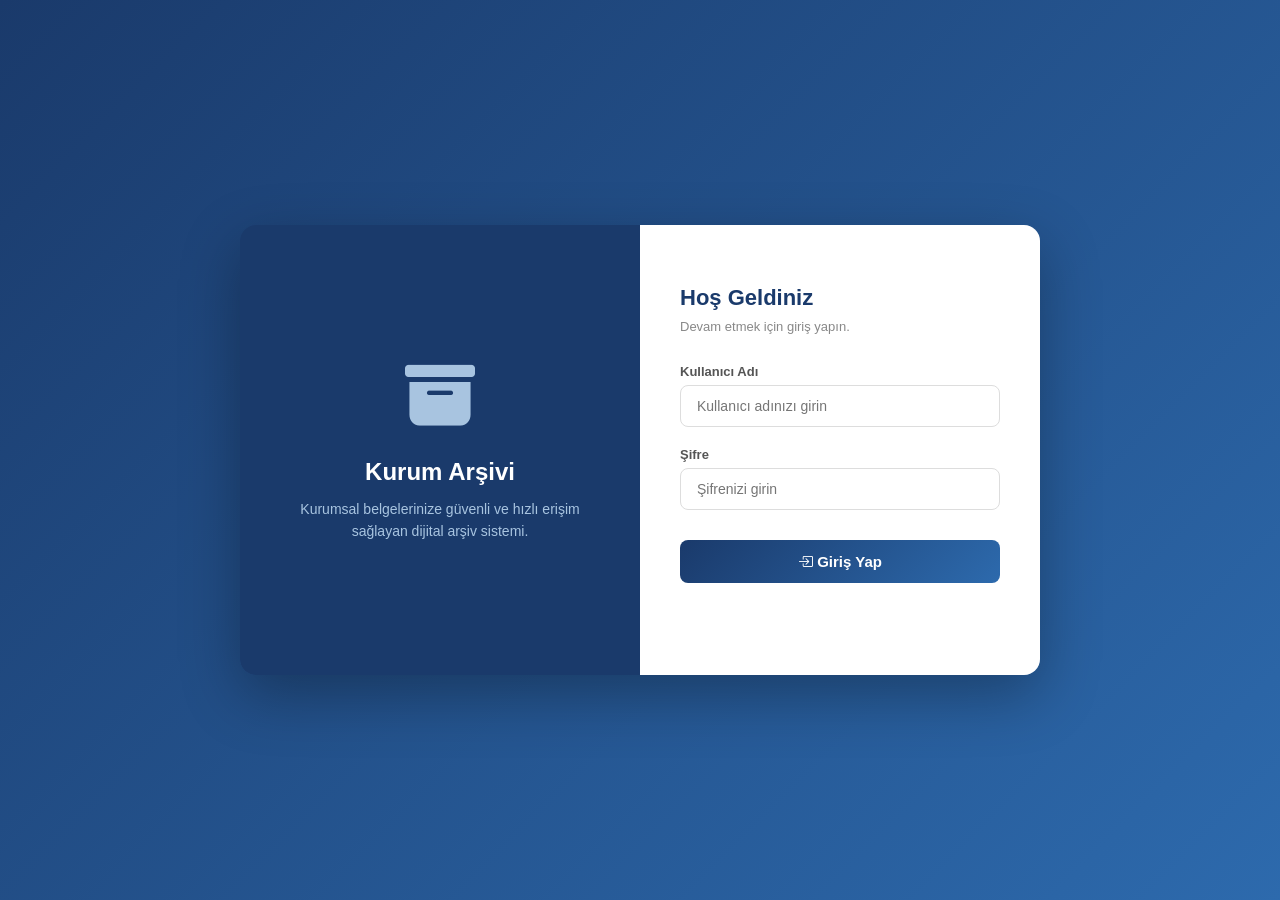
<file: frontend/index.html>
<!DOCTYPE html>
<html lang="tr">
<head>
    <meta charset="UTF-8">
    <meta name="viewport" content="width=device-width, initial-scale=1.0">
    <title>Kurum Arşivi</title>
    <link rel="stylesheet" href="style.css">
    <link rel="stylesheet" href="https://cdn.jsdelivr.net/npm/bootstrap-icons@1.11.3/font/bootstrap-icons.css">
</head>
<body>

    <div id="login-page">
        <div class="login-wrapper">
            <div class="login-left">
                <div class="logo">
                    <i class="bi bi-archive-fill"></i>
                </div>
                <h1>Kurum Arşivi</h1>
                <p>Kurumsal belgelerinize güvenli ve hızlı erişim sağlayan dijital arşiv sistemi.</p>
            </div>
            <div class="login-right">
                <h2>Hoş Geldiniz</h2>
                <p class="subtitle">Devam etmek için giriş yapın.</p>
                <div class="input-group">
                    <label>Kullanıcı Adı</label>
                    <input type="text" id="username" placeholder="Kullanıcı adınızı girin" />
                </div>
                <div class="input-group">
                    <label>Şifre</label>
                    <input type="password" id="password" placeholder="Şifrenizi girin" />
                </div>
                <button class="login-btn" onclick="login()">
                    <i class="bi bi-box-arrow-in-right"></i> Giriş Yap
                </button>
                <p id="login-message"></p>
            </div>
        </div>
    </div>

    <div id="main-page" style="display:none;">
        <h1><i class="bi bi-archive-fill"></i> Kurum Arşivi
            <button class="logout-btn" onclick="logout()">
                <i class="bi bi-box-arrow-right"></i> Çıkış
            </button>
        </h1>
        <div class="search-container">
            <input type="text" id="search-input" placeholder="Belge ara..." />
            <button onclick="searchDocuments()">
                <i class="bi bi-search"></i> Ara
            </button>
        </div>
        <div id="search-results"></div>
    </div>
<div id="document-modal" style="display:none; position:fixed; top:0; left:0; width:100%; height:100%; background:rgba(0,0,0,0.5); justify-content:center; align-items:center; z-index:999;">
    <div style="background:white; border-radius:16px; padding:40px; width:500px; max-width:90%;">
        <h2 id="modal-title" style="color:#1a3a6b; margin-bottom:16px;"></h2>
        <p style="font-size:13px; color:#888; margin-bottom:6px;">Kategori: <span id="modal-category" style="color:#2d6aad; font-weight:600;"></span></p>
        <p style="font-size:13px; color:#888; margin-bottom:20px;">Yükleyen: <span id="modal-uploadedby" style="color:#2d6aad; font-weight:600;"></span></p>
        <p id="modal-content" style="color:#333; line-height:1.7; margin-bottom:30px;"></p>
        <button onclick="closeModal()" style="padding:10px 24px; background:#1a3a6b; color:white; border:none; border-radius:8px; cursor:pointer; font-weight:600;">Kapat</button>
    </div>
</div>

    <script src="app.js"></script>
</body>
</html>
</file>
<file: frontend/style.css>
* {
    margin: 0;
    padding: 0;
    box-sizing: border-box;
}

body {
    font-family: 'Segoe UI', Arial, sans-serif;
    background: linear-gradient(135deg, #1a3a6b 0%, #2d6aad 100%);
    display: flex;
    justify-content: center;
    align-items: center;
    min-height: 100vh;
}

.login-wrapper {
    display: flex;
    border-radius: 16px;
    overflow: hidden;
    box-shadow: 0 20px 60px rgba(0,0,0,0.3);
    width: 800px;
}

.login-left {
    background: #1a3a6b;
    color: white;
    padding: 60px 40px;
    flex: 1;
    display: flex;
    flex-direction: column;
    justify-content: center;
    align-items: center;
    text-align: center;
}

.login-left .logo {
    font-size: 70px;
    margin-bottom: 20px;
    color: #a8c4e0;
}
.login-left h1 {
    font-size: 24px;
    font-weight: 700;
    margin-bottom: 12px;
    color: white;
}

.login-left p {
    font-size: 14px;
    color: #a8c4e0;
    line-height: 1.6;
}

.login-right {
    background: white;
    padding: 60px 40px;
    flex: 1;
    display: flex;
    flex-direction: column;
    justify-content: center;
}

.login-right h2 {
    font-size: 22px;
    color: #1a3a6b;
    margin-bottom: 8px;
    font-weight: 700;
}

.login-right p.subtitle {
    font-size: 13px;
    color: #888;
    margin-bottom: 30px;
}

.input-group {
    margin-bottom: 20px;
}

.input-group label {
    display: block;
    font-size: 13px;
    color: #555;
    margin-bottom: 6px;
    font-weight: 600;
}

.input-group input {
    width: 100%;
    padding: 12px 16px;
    border: 1.5px solid #ddd;
    border-radius: 8px;
    font-size: 14px;
    transition: border-color 0.2s;
    outline: none;
}

.input-group input:focus {
    border-color: #2d6aad;
}

button.login-btn {
    width: 100%;
    padding: 13px;
    background: linear-gradient(135deg, #1a3a6b, #2d6aad);
    color: white;
    border: none;
    border-radius: 8px;
    font-size: 15px;
    font-weight: 600;
    cursor: pointer;
    transition: opacity 0.2s;
    margin-top: 10px;
}

button.login-btn:hover {
    opacity: 0.9;
}

#login-message {
    text-align: center;
    font-size: 13px;
    margin-top: 12px;
    min-height: 20px;
}

/* Main Page */
#main-page {
    width: 700px;
    background: white;
    border-radius: 16px;
    padding: 40px;
    box-shadow: 0 20px 60px rgba(0,0,0,0.3);
}

#main-page h1 {
    color: #1a3a6b;
    margin-bottom: 20px;
}

.search-container {
    display: flex;
    gap: 10px;
    margin: 20px 0;
}

.search-container input {
    flex: 1;
    padding: 12px 16px;
    border: 1.5px solid #ddd;
    border-radius: 8px;
    font-size: 14px;
    outline: none;
}

.search-container input:focus {
    border-color: #2d6aad;
}

.search-container button {
    padding: 12px 24px;
    background: linear-gradient(135deg, #1a3a6b, #2d6aad);
    color: white;
    border: none;
    border-radius: 8px;
    cursor: pointer;
    font-weight: 600;
}

button.logout-btn {
    padding: 8px 20px;
    background: transparent;
    color: #1a3a6b;
    border: 1.5px solid #1a3a6b;
    border-radius: 8px;
    cursor: pointer;
    font-weight: 600;
    float: right;
}

#search-results {
    margin-top: 20px;
    color: #333;
}
.document-card {
    display: flex;
    align-items: center;
    gap: 15px;
    padding: 15px;
    border: 1.5px solid #e0e8f0;
    border-radius: 8px;
    margin-bottom: 10px;
    background: white;
    transition: border-color 0.2s;
}

.document-card:hover {
    border-color: #2d6aad;
}

.document-card i {
    font-size: 28px;
    color: #2d6aad;
}

.document-title {
    font-weight: 600;
    color: #1a3a6b;
    margin-bottom: 4px;
}

.document-date {
    font-size: 12px;
    color: #888;
}

.no-result {
    text-align: center;
    color: #888;
    padding: 20px;
}

/*admin için*/
#admin-page {
    width: 700px;
    background: white;
    border-radius: 16px;
    padding: 40px;
    box-shadow: 0 20px 60px rgba(0,0,0,0.3);
}

#admin-page h1 {
    color: #1a3a6b;
    margin-bottom: 30px;
}

.admin-card {
    background: #f8fafc;
    border: 1.5px solid #e0e8f0;
    border-radius: 12px;
    padding: 24px;
    margin-bottom: 24px;
}

.admin-card h2 {
    color: #1a3a6b;
    font-size: 16px;
    margin-bottom: 16px;
}

.admin-card select {
    width: 100%;
    padding: 12px 16px;
    border: 1.5px solid #ddd;
    border-radius: 8px;
    font-size: 14px;
    outline: none;
}

.user-card {
    display: flex;
    align-items: center;
    justify-content: space-between;
    padding: 12px 16px;
    border: 1.5px solid #e0e8f0;
    border-radius: 8px;
    margin-bottom: 10px;
    background: white;
}

.user-info {
    display: flex;
    align-items: center;
    gap: 12px;
}

.user-info i {
    font-size: 24px;
    color: #2d6aad;
}

.user-name {
    font-weight: 600;
    color: #1a3a6b;
}

.user-role {
    font-size: 12px;
    padding: 3px 10px;
    border-radius: 20px;
    font-weight: 600;
}

.user-role.admin {
    background: #fff3e0;
    color: #e65100;
}

.user-role.user {
    background: #e3f2fd;
    color: #1565c0;
}

.delete-btn {
    padding: 7px 16px;
    background: transparent;
    color: #c0392b;
    border: 1.5px solid #c0392b;
    border-radius: 8px;
    cursor: pointer;
    font-weight: 600;
    font-size: 13px;
}

.delete-btn:hover {
    background: #c0392b;
    color: white;
}
/* Admin Header */
.admin-header {
    display: flex;
    justify-content: space-between;
    align-items: center;
    margin-bottom: 24px;
}

.admin-welcome {
    color: #2d6aad;
    font-size: 14px;
    margin-top: 4px;
}

.admin-welcome span {
    font-weight: 700;
}

/* Sekmeler */
.tab-container {
    display: flex;
    gap: 12px;
    margin-bottom: 24px;
}

.tab-btn {
    flex: 1;
    padding: 14px;
    border: 1.5px solid #ddd;
    border-radius: 10px;
    background: white;
    color: #888;
    font-size: 15px;
    font-weight: 600;
    cursor: pointer;
    transition: all 0.2s;
}

.tab-btn:hover {
    border-color: #2d6aad;
    color: #2d6aad;
}

.tab-btn.active {
    background: linear-gradient(135deg, #1a3a6b, #2d6aad);
    color: white;
    border-color: transparent;
}
</file>
